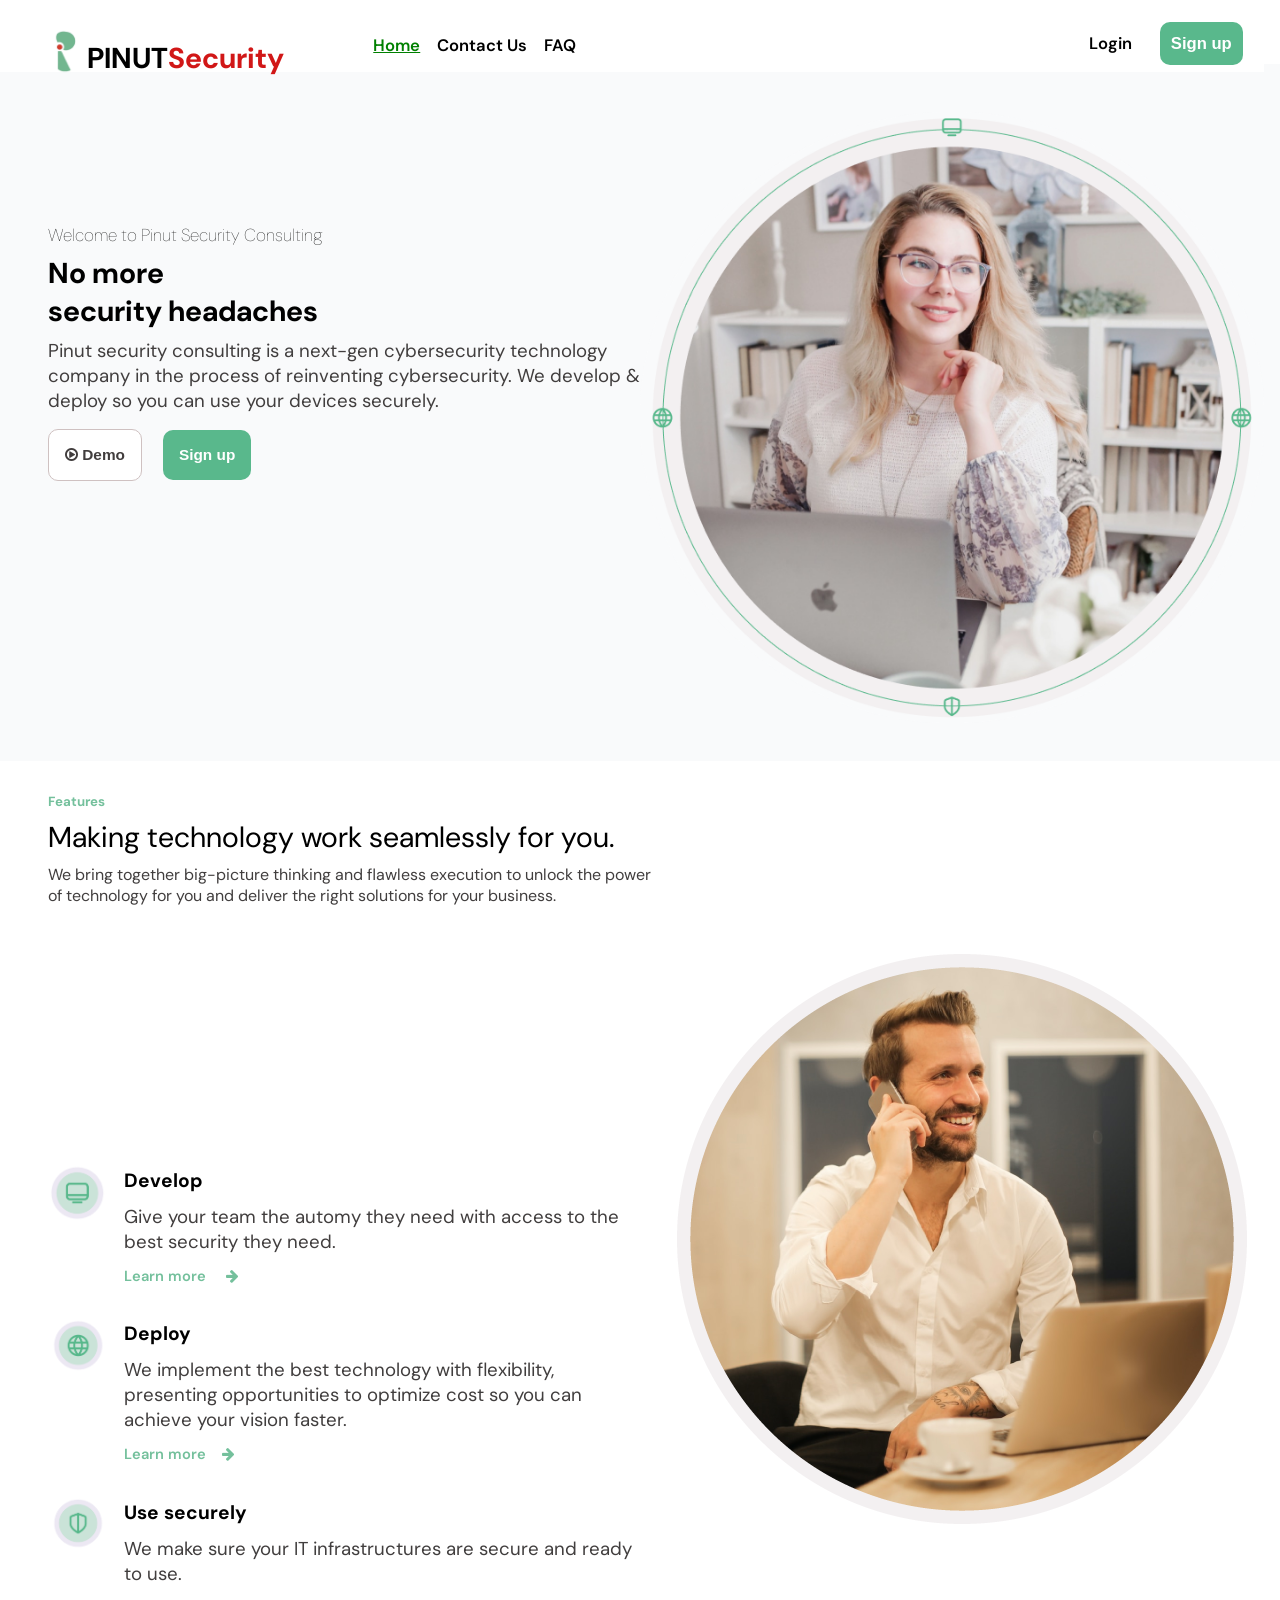
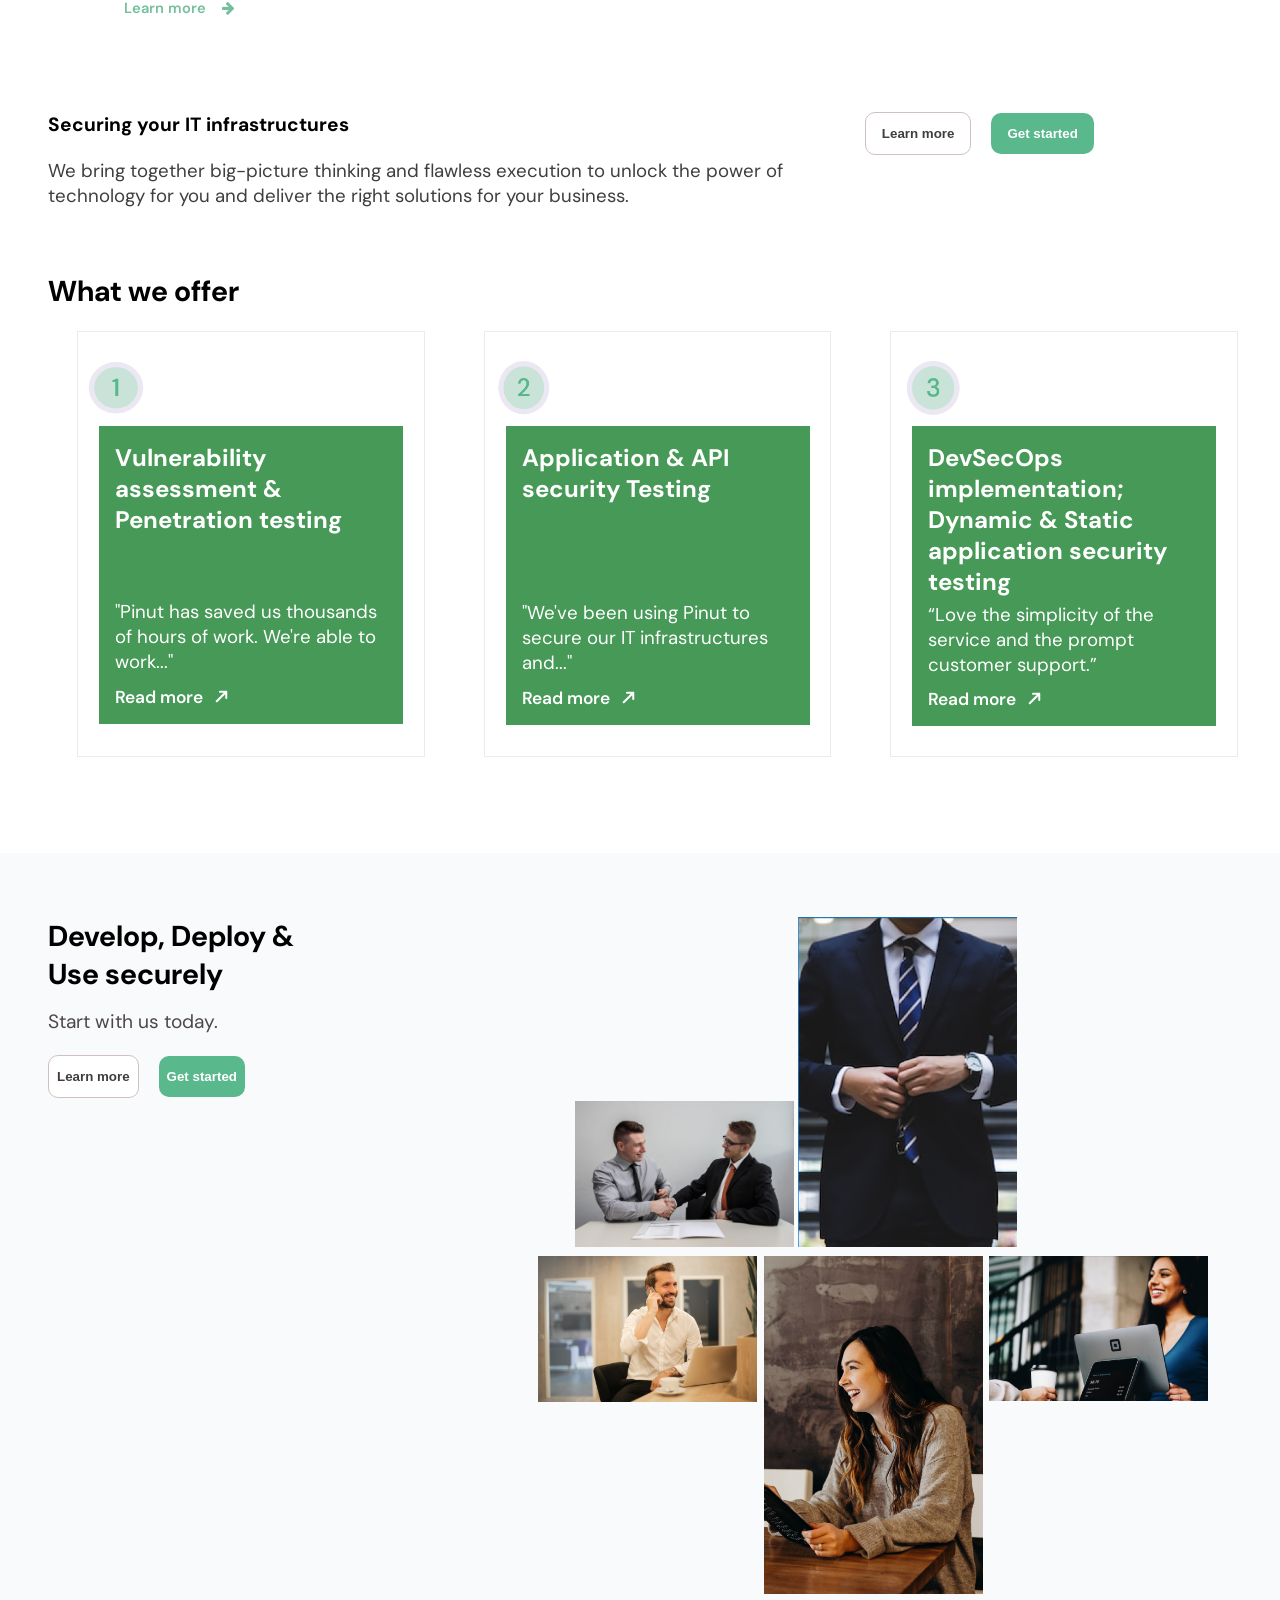
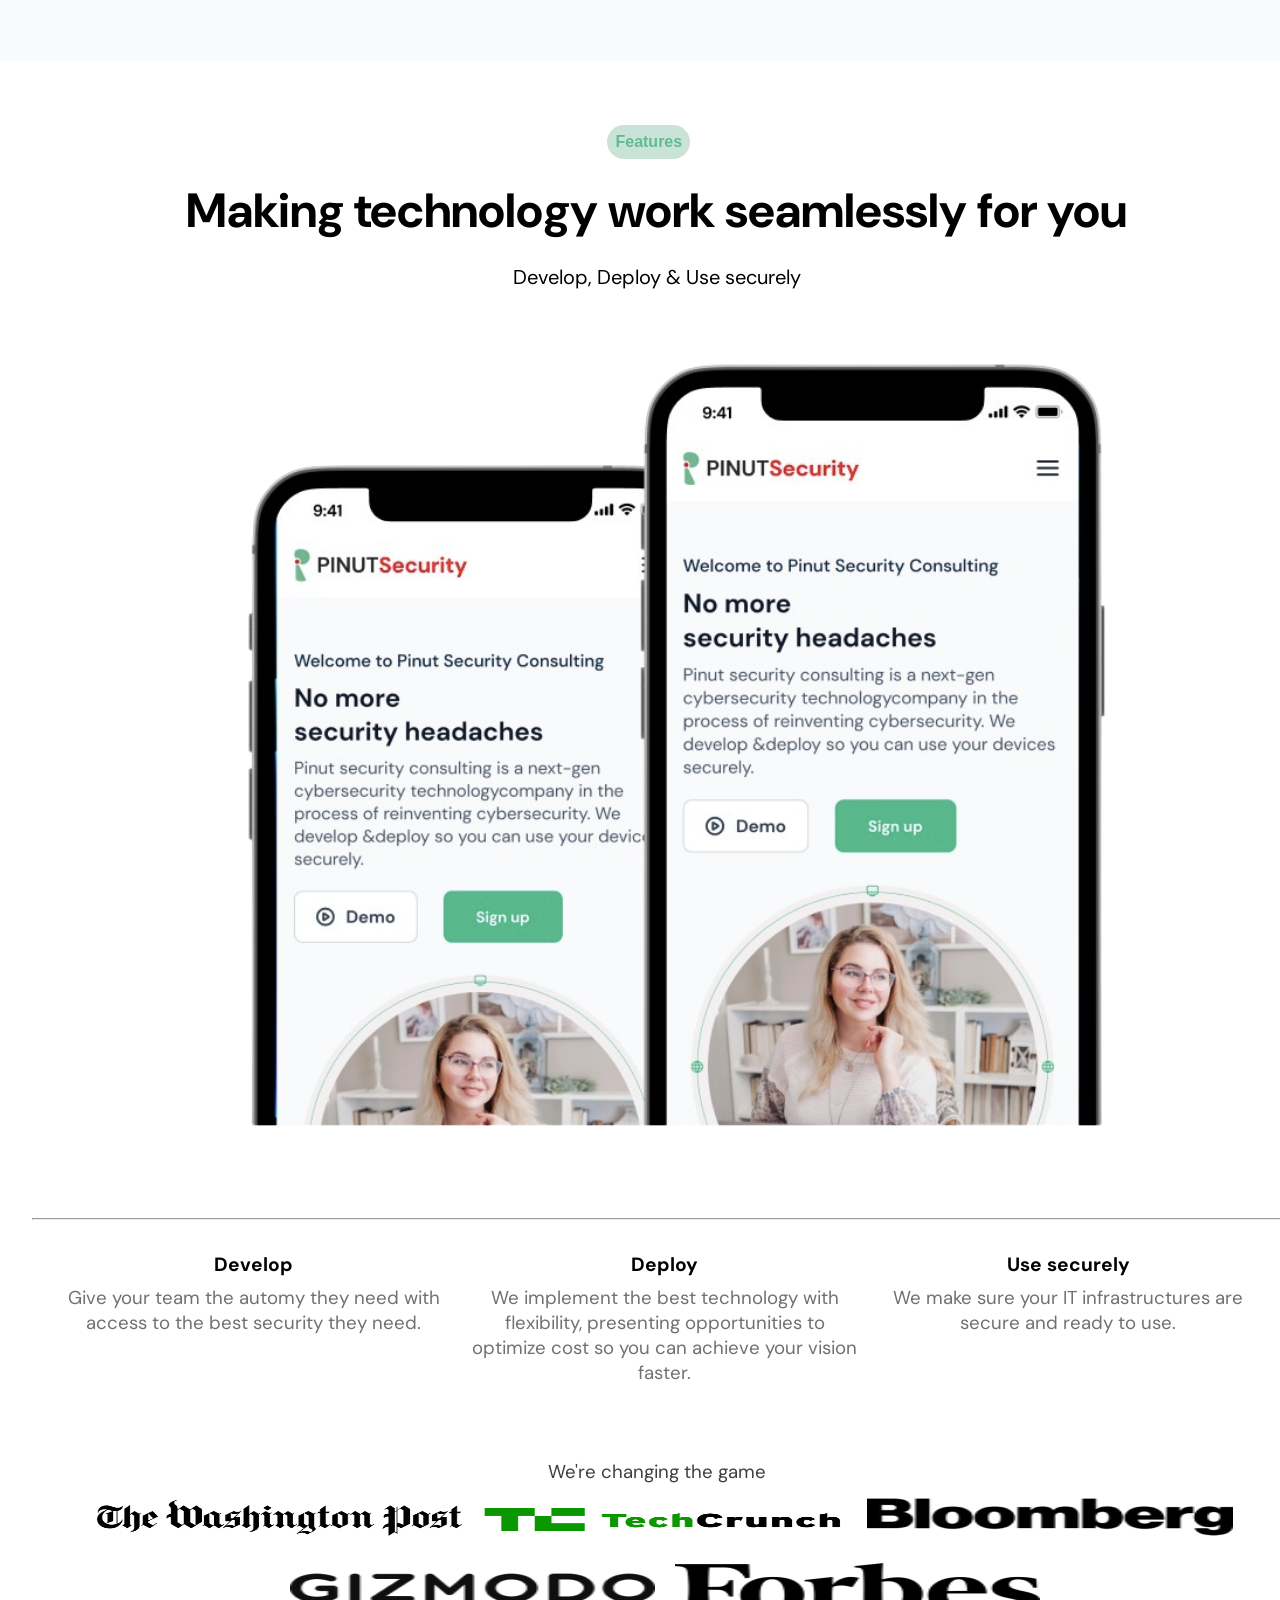
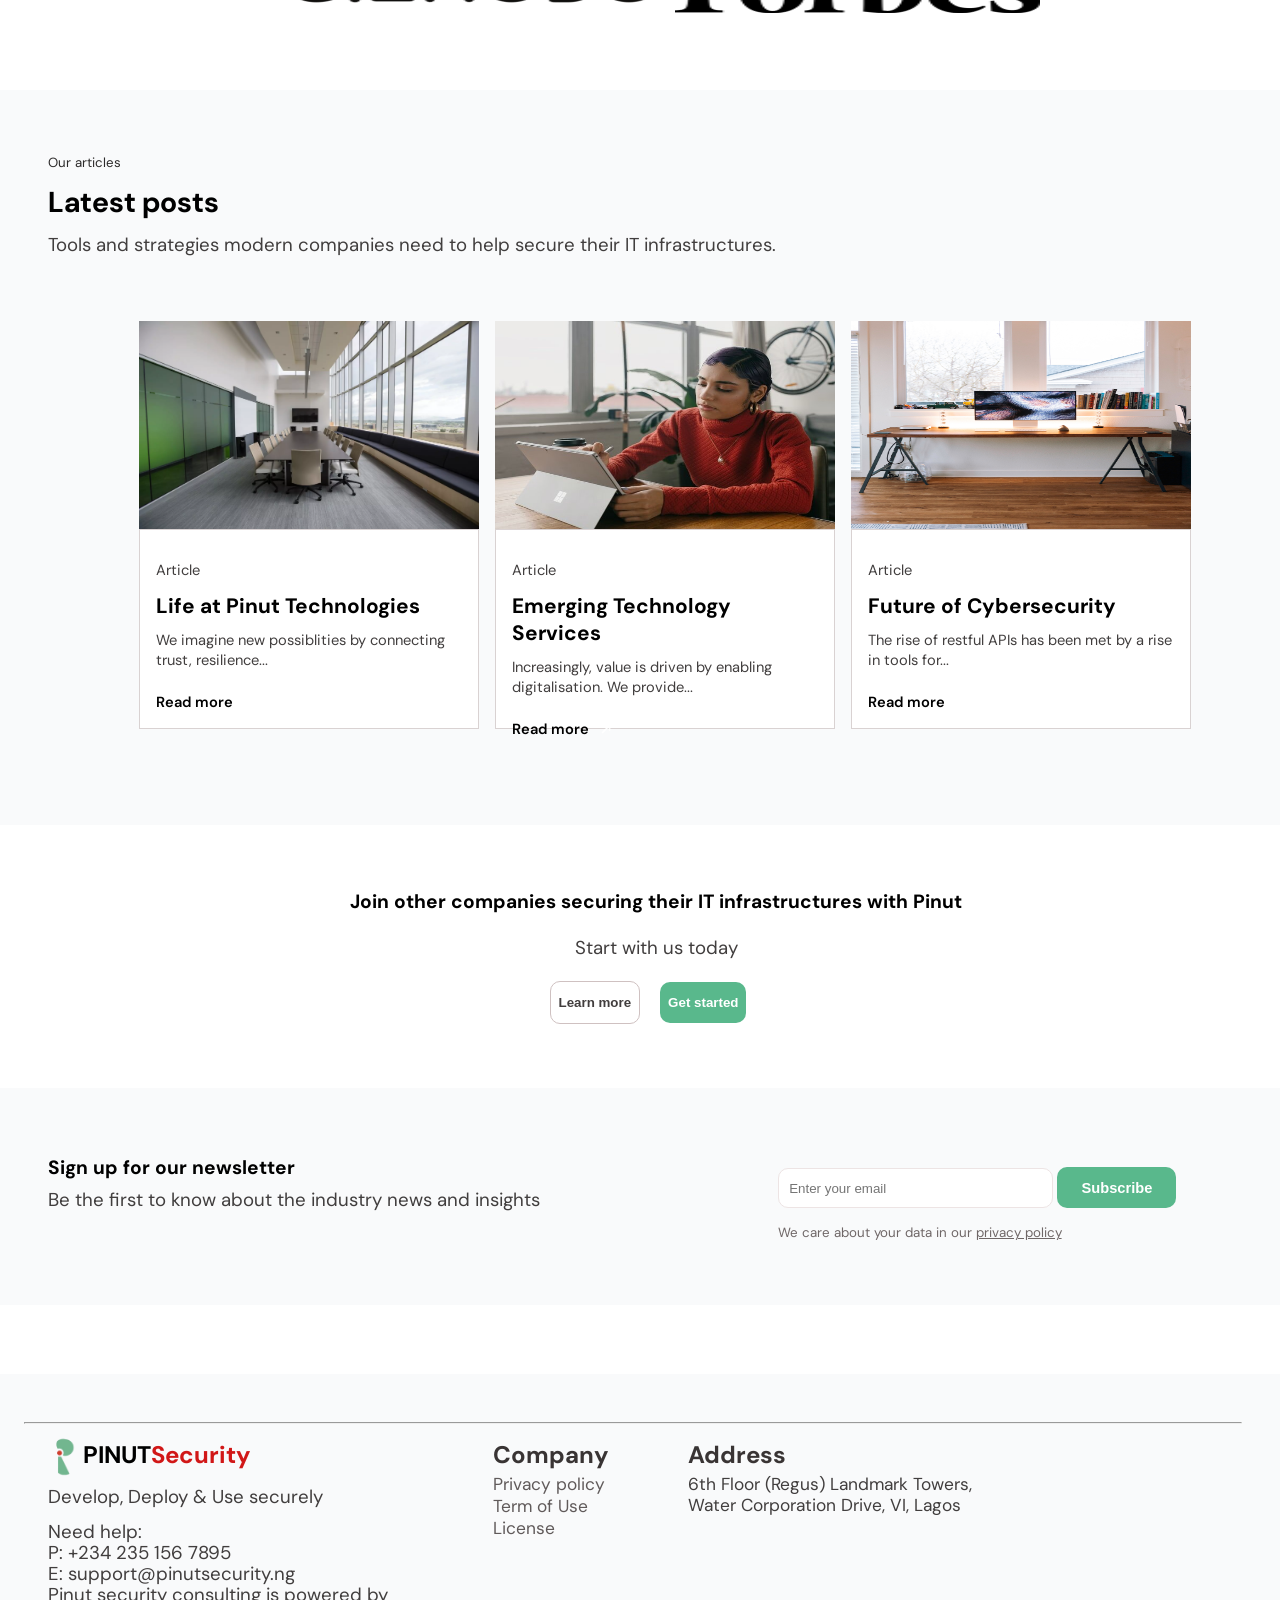
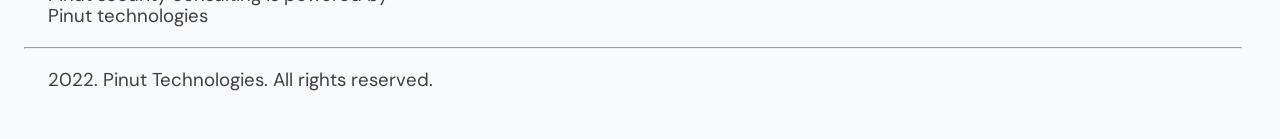
<file: index.html>
<!DOCTYPE html>
<html lang="en">
  <head>
    <meta charset="UTF-8" />
    <meta http-equiv="X-UA-Compatible" content="IE=edge" />
    <meta name="viewport" content="width=device-width, initial-scale=1.0" />

    <link rel="icon" type="image/x-icon" href="./logo.png">

    <link 
        rel="stylesheet" 
        href="https://fonts.googleapis.com/css2?family=Material+Symbols+Outlined:opsz,wght,FILL,GRAD@20..48,100..700,0..1,-50..200" 
    />
    <link
      rel="stylesheet"
      href="https://cdnjs.cloudflare.com/ajax/libs/font-awesome/4.7.0/css/font-awesome.min.css"
    />
    
    <link rel="stylesheet" href="https://fonts.googleapis.com/icon?family=Material+Icons">

    <link rel="stylesheet" href="https://fonts.googleapis.com/css?family=DM+Sans">

    <link rel="stylesheet" href="./styles_new.css" />
    <title>Pinut Security Consulting</title>
  </head>

  <body>
    <div class="outerNav">
        <div class="navbar">
            <img src="./logo.png" alt="logo" id="logo"></i>

            <div class="navbar1">
                <a href="#home" class="active">
                    <h3>
                        PINUT<span id="red">Security</span>
                    </h3>
                </a>
            </div>

            <div class="navbar2">
                <a href="#header" id="home">Home</a>
                <a href="#footer">Contact Us</a>
                <a href="#offer">FAQ</a>
            </div>

            <div class="navbar3">
                <a href="#join">Login</a>
                <button class="colored">Sign up</button>
            </div>

            <div class="navbar4">
                <div class="hamburger">

                    <div class="ham">
                        <a href="javascript:void(0);" class="icon" onclick="myFunction()">
                            <span class="material-symbols-outlined">
                                menu
                            </span>
                        </a>
                    </div>

                    <div id="myLinks">
                        <a href="#header">Home</a>
                        <a href="#footer">Contact Us</a>
                        <a href="#offer">FAQ</a>
                        <a href="#join">Login</a>
                        <a href="#join">Sign up</a>
                    </div>
                </div>
            </div>
            
        </div>
    </div>

    <div class="outerDiv">
        <div class="header" id="header">
            <div class="col1">
                <div class="head">
                    <h4 class="welcome">Welcome to Pinut Security Consulting</h4>
                    <h3 class="headache">No more <br> security headaches</h3>
                    <p>
                        Pinut security consulting is a next-gen cybersecurity technology
                        company in the process of reinventing cybersecurity. We develop &
                        deploy so you can use your devices securely.
                    </p>
                </div>
                <div class="btn">
                    <button>
                        <i class="fa fa-play-circle-o" aria-hidden="true"></i> Demo
                    </button>
                    <button  class="colored">Sign up</button>
                </div>
            </div>
        
            <div class="col2">
                <img src="./feature_image2.png" alt="hero" id="hero"/>
            </div>
        </div>
    </div>

    <div class="Features">
        <div class="feature">
            <div class="col1">
                <h5>Features</h5>
                <h3>Making technology work seamlessly for you.</h3>
                <p>
                We bring together big-picture thinking and flawless execution to
                unlock the power of technology for you and deliver the right
                solutions for your business.
                </p>
            </div>
        

            <div class="col2">
                <img src="./feature_image3.png" alt="feature" id="featureImg">
            </div>
        </div>
        
        <div class="develop">
            <div class="left">
                <img src="./develop_icon.png" class="feature_icon"></img>
            </div>

            <div class="right">
                <h4>Develop</h4>
                <p>
                    Give your team the automy they need with access to the best security
                    they need.
                </p>

                <a href="">
                    Learn more &nbsp;&nbsp;&nbsp;
                    <i class="fa fa-arrow-right" aria-hidden="true"></i>
                </a>
            </div>
        </div>

        <div class="deploy">
            <div class="left">
                <img src="./deploy_icon.png" class="feature_icon">
            </div>

            <div class="right">
                <h4>Deploy</h4>
                <p>
                    We implement the best technology with flexibility, presenting
                    opportunities to optimize cost so you can achieve your vision
                    faster.
                </p>
                <a href=""
                >Learn more &nbsp;&nbsp;&nbsp;<i class="fa fa-arrow-right" aria-hidden="true"></i
                ></a>
            </div>
        </div>

        <div class="securely">
            <div class="left">
                <img src="./securely_icon.png" class="feature_icon">
            </div>

            <div class="right">
                <h4>Use securely</h4>
                <p>
                    We make sure your IT infrastructures are secure and ready to use.
                </p>
                <a href=""
                >Learn more &nbsp;&nbsp;&nbsp;<i class="fa fa-arrow-right" aria-hidden="true"></i
                ></a>
            </div>
        </div>
        
    </div>

    <div class="infrastructures">
        <div class="left">
            <h4>Securing your IT infrastructures</h4>
            <br>
            <p>
                We bring together big-picture thinking and flawless execution to
                unlock the power of technology for you and deliver the right
                solutions for your business.
            </p>
        </div>
        <br>

        <div class="right">
            <button>Learn more</button>
            <button class="colored">Get started</button>
        </div>
    </div>

    <div class="offers" id="offers">
        <h3>What we offer</h3>
        <br>
        <div class="row">
            <div class="outer one">
                <img src="./no_1.png" alt="one" class="icon">

                <div class="inner">
                    <h4>Vulnerability assessment & Penetration testing</h4>

                    <p>
                    "Pinut has saved us thousands of hours of work. We're able to work..."
                    </p>

                    <a href="">Read more &nbsp;&nbsp;<img src="./arrow_ne.png"></img>
                    </a>
                </div>
            </div>

            <div class="outer two">
                <img src="./no_2.png" alt="two" class="icon">

                <div class="inner">
                    <h4>Application & API security Testing</h4>
                    <p>
                    "We've been using Pinut to secure our IT infrastructures and..."
                    </p>
                    <a href="">Read more &nbsp;&nbsp;<img src="./arrow_ne.png"></img>
                    </a>
                </div>
            </div>

            <div class="outer three">
                <img src="./no_3.png" alt="three" class="icon">

                <div class="inner">
                    <h4>DevSecOps implementation; Dynamic & Static application security testing</h4>
                    <p>
                        “Love the simplicity of the service and the prompt customer support.”
                    </p>
                    <a href="">Read more &nbsp;&nbsp;<img src="./arrow_ne.png" alt="north_east"></img>
                    </a>
                </div>
            </div>
        </div>
    </div>

    <div class="outerDiv">
        <div class="StartWithUs" id="StartWithUs">
            <div class="left">
                <h3>Develop, Deploy & <br> Use securely</h3>
                <h4>Start with us today.</h4>
                <br>
                <button>Learn more</button>
                <button class="colored">Get started</button>
            </div>
            <br>

            <div class="right">
                <div class="row1">
                    <img src="./collage1.jpeg" alt="photo_collage" id="pic11">
                    <img src="./collage2.png" alt="photo_collage" id="pic12">
                </div>

                <div class="row2">
                    <img src="./collage3.jpeg" alt="photo_collage" id="pic21">
                    <img src="./collage4.png" alt="photo_collage" id="pic22">
                    <img src="./collage5.png" alt="photo_collage" id="pic23">
                </div>
            </div>
        </div>
    </div>

    <div class="Mission" id="mission">
        <div class="row1">
            <button>Features</button>
            <br>
            <br>

            <h3>Making technology work seamlessly for you</h3>
            <br>
            <h5>Develop, Deploy & Use securely</h5>

          <img src="./mobile.png" alt="mobile_screen" />
        </div>

        <hr>

        <div class="row2">
            <div class="box1 one">
                <h4>Develop</h4>
                <p>
                    Give your team the automy they need with access to the best security
                    they need.
                </p>
            </div>

            <div class="box2 two">
                <h4>Deploy</h4>
                <p>
                    We implement the best technology with flexibility, presenting
                    opportunities to optimize cost so you can achieve your vision
                    faster.
                </p>
            </div>

            <div class="box3 three">
                <h4>Use securely</h4>
                <p>
                    We make sure your IT infrastructures are secure and ready to use.
                </p>
            </div>
        </div>
        <br>
        <br>

        <div class="row3">
            <p>We're changing the game</p>
            <img src="./Washingtonp.png" alt="Washington_Post" id="washington" />
            <img src="./TechCrunch.png" alt="TechCrunch">
            <img src="./Bloomberg.png" alt="Bloomberg">
            <img src="./Gizmodo.png" alt="Gizmodo">
            <img src="./Forbes.png" alt="Forbes">
          </div>
    </div>

    <div class="outerDiv">
        <div class="articles">
            <div class="row1">
                <h5>Our articles</h5>
                <h3>Latest posts</h3>
                <p>
                    Tools and strategies modern companies need to help secure their IT
                    infrastructures.
                </p>
            </div>

            <div class="row2">
                <div class="outer one">
                    <img src="./image1.jpeg" alt="life" />

                    <div class="inner">
                        <p>Article</p>
                        <h3>Life at Pinut Technologies</h3>
                        <p class="oneP">
                        We imagine new possiblities by connecting trust, resilience...
                        </p>
                        <br>
                        <a href="" class="read">Read more &nbsp;&nbsp;<img src="./arrow_ne.png"></img>
                        </a>
                    </div>
                </div>

                <div class="outer two">
                    <img src="./image2.jpeg" alt="emerging_tech" />
                    
                    <div class="inner">
                        <p>Article</p>
                        <h3>Emerging Technology Services</h3>
                        <p class="ppp">
                        Increasingly, value is driven by enabling digitalisation. We
                        provide...
                        </p>
                        <br>
                        <a href="">Read more &nbsp;&nbsp;<img src="./arrow_ne.png"></img>
                        </a>
                    </div>
                </div>
            
                <div class="outer three">
                    <img src="./image3.jpeg" alt="future" />
                    
                    <div class="inner">
                        <p>Article</p>
                        <h3>Future of Cybersecurity</h3>
                        <p class="threeP">
                          The rise of restful APIs has been met by a rise in tools for...
                        </p>
                        <br>
                        <a href="">Read more &nbsp;&nbsp;<img src="./arrow_ne.png"></img>
                        </a>
                    </div>
                </div>

            </div>
        </div>
    </div>

    <div class="join" id="join">
        <h4>
        Join other companies securing their IT infrastructures with Pinut
        </h4>
        <br>
        <p>Start with us today</p>
        <br>

        <button>Learn more</button>
        <button class="colored">Get started</button>
    </div>

    <div class="outerDiv">
      <div class="newsLetter">
          <div class="box1">
              <h4>Sign up for our newsletter</h4>
              <p>Be the first to know about the industry news and insights</p>
          </div>

          <div class="box2">
              <input type="email" name="email" id="" placeholder="  Enter your email" />
              <button class="colored">Subscribe</button>
              <p>We care about your data in our <a href="">privacy policy</a></p>
          </div>
      </div>
    </div>
    <br>

    <div class="outerDiv">
        <div class="footer" id="footer">
            <hr>
            <br>
            <div class="foot">
            <div class="box1">
                <div class="biz_name">
                    <img src="./logo.png" alt="logo" id="logo"/>
                    <h3>PINUT<span id="red">Security</span></h3>
                    <br>
                </div>

                <p class="up">
                    Develop, Deploy & Use securely
                </p>
                <p class="down">
                    Need help:<br />
                    P: +234 235 156 7895 <br />
                    E: support@pinutsecurity.ng <br />
                    Pinut security consulting is powered by Pinut technologies
                </p>
            </div>
            <br>

            <div class="company">
                <h3>Company</h3>
                <a href="">Privacy policy</a> <br>
                <a href="">Term of Use</a><br>
                <a href="">License</a>
            </div>
            <br>

            <div class="address">
                <h3>Address</h3>
                <p>
                6th Floor (Regus) Landmark Towers, <br> Water Corporation Drive, VI,
                Lagos
                </p>
            </div>
        </div>
            <br>

            <hr />
            <br>
            <p>2022. Pinut Technologies. All rights reserved.</p>
        </div>
    </div>

    <script>
        function myFunction() {
          let x = document.getElementById("myLinks");
          if (x.style.display === "flex") {
            x.style.display = "none";
          } else {
            x.style.display = "flex";
            x.style.flexDirection = "column";
          }
        }
        </script>

  </body>
</html>
</file>
<file: styles_new.css>
html, body, div, span, applet, object, iframe, h1, h2, h3, h4, h5, h6, p, blockquote, pre, a, abbr, acronym, address, big, cite, code, del, dfn, em, img, ins, kbd, q, s, samp, small, strike, strong, sub, sup, tt, var, b, u, i, center, dl, dt, dd, ol, ul, li, fieldset, form, label, legend, table, caption, tbody, tfoot, thead, tr, th, td, article, aside, canvas, details, embed,  figure, figcaption, footer, header, hgroup,  menu, nav, output, ruby, section, summary, time, mark, audio, video { 
  margin: 0; 
  padding: 0; 
  border: 0; 
  vertical-align: baseline;
} 

* *::before *::after{
  padding: 0%;
  margin: 0%;
  box-sizing: border-box;
}

html, body {
  max-width: 100%;
  overflow-x: hidden;
  scroll-behavior: smooth;
}


body {
  font-family: DM Sans;
  -webkit-font-smoothing: antialiased;
  -moz-osx-font-smoothing: grayscale;
  max-width: 1440px;;
}


button{
  width: fit-content;
  padding: 0.8rem 1.5rem;
  margin-right: 1rem;
  border-radius: 10px;
  border: 1px solid rgb(207, 193, 193);
  background-color: white;
  color: rgb(65, 61, 61);
  font-weight: 600;
  font-size: 12pt;
}
img {
  max-width: 100%
}
.colored{
  background-color: rgb(89,184,140);
  color: white;
  border: none;
  font-size: 11pt;
}
p{
  color: rgb(65, 62, 62);
  font-size: 12pt;
}
a{
  text-decoration: none;
}


/* navbar */
.navbar img{
  height: 38px;
  width: 55px;
  padding: 0%;
}
.navbar{
  display: flex;
  padding: 0.5rem 0;
}
.navbar1{
  margin-left: -3%;
  padding-top: 2%;
  font-weight: bolder;
}
.navbar1 a{
  color:black;
}
.navbar2, .navbar3{
  display: none;
}
#red{
  color: rgb(209, 23, 23);
}

/* Hamburger */
.navbar4 a {
  color: rgb(37, 19, 19);
  width: 100vw;
  text-decoration: none;
  font-size: 14pt;
}
.hamburger .ham{
  position: absolute;
  top: 1.0rem;
  right: 2.7rem;
}
.hamburger  #myLinks {
  display: none;
  position:relative;
  margin: 2rem 0 auto -13rem;
  padding: 10px 3.2rem;
  width: 100%;
  font-weight: 600;
}
.hamburger #myLinks a{
  padding-top: .7rem;
  padding-left: .8rem;
  padding-bottom: .3rem;
}
#myLinks a:hover {
  background-color: rgb(89,184,140);
  color: white;
}
 .ham .icon{
  display: block;
  position: absolute;
  height: fit-content;
  width: fit-content;
}


/* header */
.header{
  background-color: rgb(249,250,251);
  padding: 2rem 1rem;
}
.welcome{
  font-size: 12pt;
  font-weight: 100;
}
.headache{
  font-weight: bold;
  margin: 0.5rem 0;
}
.btn{
  margin-top: 1rem;
  width: 100%;
}
.btn button{
  width: 40%;
  padding: .5rem;
}
.header .col2{
  margin-top: 1rem;
}


/* features */
.Features{
  padding: 2rem 0.8rem;
}
.Features .col1 h5{
  color: rgb(116, 192, 156);
}
.Features .col1 h3{
  margin: 0.5rem 0;
  font-weight: 400;
}
.Features .col1 p{
  font-size: 12pt;
}
.Features .col2{
  margin-top: 3rem;
}
.develop, .deploy, .securely{
  display:flex;
  flex-direction: row;
  margin: 1rem 0;
}
.develop .left, .deploy .left, .securely .left{
  width: 15%;
}
.develop .right, .deploy .right, .securely .right{
  padding-top: 0.3rem;
  width: 85%;
  margin-left: 1rem;
  margin-bottom: 0.9rem;
}
.develop .right p, .deploy .right p, .securely .right p{
  margin: 0.7rem 0
}
.develop .right a, .deploy .right a, .securely .right a{
  color: rgb(116, 192, 156);
  text-decoration: none;
  font-size: 11pt;
  font-weight: 600;
}


/* infrastructures */
.infrastructures{
  padding: 2rem 0.8rem;
}
.infrastructures button{
  font-size: 10pt;
  padding: 0.8rem 1.0rem;
}


/* Offers */
.offers{
  padding: 2rem 0.8rem;
}
.offers .outer{
  border: 1px solid rgb(238, 234, 234);
  padding: 1.5rem .3rem 1rem;
  margin-bottom: 1rem;
}
.icon{
  width: 70px;
  height: 65px;
}
.offers .inner{
  border: none;
  background-color: rgb(70,153,86);
  color: white;
  margin: 0 1rem;
  padding: 1rem;
}
.offers .inner h4{
  margin-bottom: 3rem;
}
.offers .inner p{
  color: white;
  margin-bottom: 0.7rem;
  font-size: 11pt;
}
.offers .inner a{
  color: white;
  font-size: 13pt;
  font-weight: 600;
}
.offers .inner span{
  margin-bottom: -20rem;
}


/* StartWithUs */
.StartWithUs{
  padding: 4rem 0.9rem;
  background-color: rgb(249,250,251);
}
.StartWithUs h4{
  margin-top: 1rem;
  font-weight: 400;
  color: rgb(77, 72, 72);
}
.StartWithUs button{
  font-size: 10pt;
  padding: 0.8rem 0.5rem;
}
.StartWithUs .right{
  width: 100%;
  margin-left: .2rem;
}
.StartWithUs .row2 img{
  margin: .2rem;
}
.StartWithUs .right .row1{
  margin-left: 2.5rem;
  width: 100%;
}
.StartWithUs .right .row2{
  width: 100%;
  display: flex;
  padding-right: 0.5rem;
}
#pic11{
  width: 30%;
  height: 28%;
}
#pic12{
  width: 30%;
  height: 40%;
}
#pic21, #pic23{
  width: 30%;
  height: 30%;
}
#pic22{
  width: 30%;
  height: 60%;
}


/* Mission */
.Mission{
  padding: 4rem 0.9rem;
  text-align: center;
}
.Mission button{
  background-color: rgb(202,227,216);
  color: rgb(96,187,145);
  border-radius: 30px;
  padding: 0.5rem;
  border: none;
}
.Mission .row1 h5{
  font-weight: 400;
  margin-bottom: 4rem;
}
.Mission .row1 img{
  width: 80%;
  margin-bottom: 3rem;
}
.Mission hr{
  width: 200%;
  margin: auto -1rem;
  padding: 0%;
  color: rgb(247, 238, 238);
}
.Mission .row2{
  text-align: center;
}
.Mission .box1, .Mission .box2, .Mission .box3{
  margin: 2rem .5rem;
}
.Mission .box1 p, .Mission .box2 p, .Mission .box3 p{
  margin-top: .5rem;
  color: rgb(117, 111, 111);
}
.Mission .row3 img{
  width: 200px;
  height: 50px;
  padding: .5rem 0;
}


/* Articles */
.articles{
  padding: 4rem 0.9rem;
  background-color:  rgb(249,250,251);
}
.articles h5{
  font-weight: 400;
  color: rgb(44, 42, 42);
}
.articles h3{
  margin: .7rem auto;
}
.articles .row1 p{
  margin-bottom: 4rem;
}
.articles .row2 .outer img{
  width:100%;
  height: 11rem;
}
.articles .row2 .outer .inner img{
  width: 10px;
  height: 10px;
}
.articles .row2 .outer{
  margin-bottom: 2rem;
}
.articles .inner{
  margin-top: -.3rem;
  border: 1px solid rgb(217, 210, 210);
  padding: 1.9rem 1rem .5rem;
  background-color: white;
  height: fit-content;
}
.articles .inner p{
  font-size: 11pt;
}
.articles a{
  color: black;
  font-size: 11pt;
  margin-top: 2rem;
  font-weight: 600;
}


/* Join */
.join{
  padding: 4rem 1rem;
  text-align: center;
}
.join button{
  font-size: 10pt;
  padding: 0.8rem 0.5rem;
}


/* newsLetter */
.newsLetter{
  background-color:  rgb(249,250,251);
  padding: 4rem 1rem;
}
.newsLetter .box2 input{
  margin: 1rem 0;
  width: 100%;
  height: 2rem;
  border-radius: 10px;
  border: 1px solid rgb(237, 228, 228);
}
.newsLetter .box2 p{
  font-size: 10pt;
  color: rgb(111, 103, 103);
  margin-top: 1rem;
}
.newsLetter .box2 a{
  text-decoration: underline;
  color: rgb(111, 103, 103);
}


/* Footer */
.footer{
  background-color:  rgb(249,250,251);
  padding: 3rem 1rem;
  line-height: 20.83px;
  margin-top: 3rem;
}
.footer hr{
  color: rgb(246, 244, 244);
  width: 100%;
  margin: auto -2%;
}
.footer .box1 .biz_name{
  display: flex;
  margin-bottom: .5rem;
}
.footer .box1 .biz_name img{
  margin:  -.7rem 0 0 -1rem;
  height: 45px;
}
.biz_name h3{
  margin-left: -.7rem;
}
.up{
  margin-bottom: .9rem;
}
.company{
  color: rgb(57, 52, 52);
}
.company a{
  color: rgb(96, 90, 90);
  font-size: 13pt;
  line-height: 21px;
}
.address{
  color: rgb(57, 52, 52);
}
.address h3{
  margin-bottom: .5rem;
}
.address p{
  font-size: 13pt;
}


/* Media responsiveness */
@media only screen and (min-width: 375px) {
  .articles .row2 {
    display: flex;
    flex-direction: column;
    align-items: center;
  }
  .articles .row2 .outer{
    max-width: 340px;
    justify-content: center;
    justify-items: center;
    align-items: center;
  }
  .articles .row2 .outer img{
    width: cover;
  }
}


@media only screen and (min-width: 600px) {
  h4{
    font-size: 1.2rem;
  }
  h3{
    font-size: 1.8rem;
  }
  p{
    color: rgb(65, 62, 62);
    font-size: 14pt;
  }
  .navbar img{
    padding-top: .6rem;
    height: 45px;
  }
  .navbar1{
    margin-left: -2%;
  }
  .navbar4 .hamburger .ham .icon{
    margin-top: .6rem;
  }
  .hamburger #myLinks{
    margin-left: -17rem;
    padding-top: 1.5rem;
  }
  .offers .inner p{
    font-size: 14pt;
  }
  .articles img{
    height: 20rem;
  }
  .company h3{
    margin-bottom: .5rem;
  }
  .footer h3{
    font-size: 18pt;
  }
}

@media only screen and (min-width: 768px) {
  .one{
    float: left;
  }
  .two{
    float: right;
  }
  .three{
    float: none;
  }
  .navbar img{
    height: 52px;
    width: 65px;
  }
  .navbar img{
    padding-top: 1.5%;
  }
  .navbar1{
    margin-left: -1%;
  }
  .hamburger #myLinks{
    margin-left: -17rem;
  }
  .btn button{
    width: 25%;
    padding: 1rem;
  }
  .header .col2 {
    text-align: center;
  }
  .header .col2 #hero{
    width: 70%;
    margin: auto;
  }
  .Features .col2{
    text-align: center;
  }
  .offers .outer{
    width: 46%;
  }
  .offers .three{
    clear: both;
  }
  .Mission .row2{
    display: block;
  }
  .StartWithUs{
    clear: both;
  }
  .StartWithUs .right{
    width: 80%;
    justify-content: center;
    align-items: center;
    justify-items: center;
    margin: auto;
  }
  .articles .row2{
    display:list-item;
  }
  .Mission .row2 .box1, .Mission .row2 .box2, .Mission .row2 .box3{
    width: 47%;
  }
  .Mission .row2 .box3{
    margin: auto 30%;
    float: left;
  }
  .Mission .row3{
    clear: both;
    margin-top: 18rem;
  } 
  .Mission .row3 img{
    width: 30%;
    margin-left: 1rem;
  }
  .articles .row2 .outer{
    width: 47%;
  }
  .articles .row2 .outer img{
    height: 40vh;
  }
  .articles .row2 .outer .inner{
    height: 10rem;
  }
  .articles .row2 .outer .inner h3{
    font-size: 20.89px;
  }
}

@media only screen and (min-width: 930px), (max-width: 1024) {
  .offers .row .outer{
    width: 25rem;
    height: 20rem;
    margin-left: 2rem;
  }
  .offers .row .outer .inner h4{
    font-size: 18pt;
  }
  .offers .row .three .inner p{
    margin-top: -2rem;
  }
  .articles .row2 .outer {
    margin-left: 2rem;
  }
  .articles .row2 .outer img{
    height: 13rem;
  }
  .articles .row2 .outer .inner{
    height: 10rem;
  }
}

@media only screen and (min-width: 1024px) {
  .navbar, .header, .Features, .infrastructures, .offers, .StartWithUs, .Mission, .articles, .join, .newsLetter, .footer{
    padding-left: 3rem;
  }
  .navbar img{
    width: 70px;
    height: 50px;
    margin-left: -1.2rem;
  }
  .navbar{
    width: 95vw;
    font-size: 80%;
    background-color: white;
    z-index: 1000;
    position:fixed;
    height: 3.5rem;
  }
  .navbar1{
    margin-top: .4rem;
  }
  .navbar2{
    display: block;
    margin: 1.6rem 0 auto 4.8rem;
    font-size: 130%;
    font-weight: 600;
  }
  .navbar2 a{
    margin-left: .8rem;
    color: black;
  }
  #home{
    color: green;
    text-decoration: underline;
  }
  .navbar3{
    display: block;
    position: absolute;
    right: .4%;
    margin-top: .9rem;
    font-size: 130%;
    font-weight: 600;
  }
  .navbar3 a{
    color: black;
    margin-right: 1.5rem;
  }
  .navbar3 button{
    padding: .7rem;
    font-size: 100%;
  }
  .navbar4{
    display: none;
  }
  .header{
    margin-top: 4rem;
    display: flex;
    font-size: larger;
  }
  .header .col1{
    width: 55%;
    margin-top: 8rem;
    padding: 0%;
  }
  .welcome{
    font-size: 90%;
  }
  .header .col2 #hero{
    width: 100%;
  }
  .btn button{
    font-size: 80%;
    width: fit-content;
  }
  .Features .col1{
    width: 50%;
  }
  .feature{
    display: flex;
  }
  .Features .col2{
    width: 50%;
    margin-top: 10rem;
  }
  .develop, .deploy, .securely{
    width: 50%;
  }
  .develop .left, .deploy .left, .securely .left{
    max-width: 60px;
  }
  .develop{
    margin-top: -23rem;
  }
  .infrastructures{
    display: flex;
  }
  .infrastructures .left{
    width: 67%;
  }
  .infrastructures .right{
    width: 33%;
  }
  .offers .row{
    display: flex;
    clear: both;
  }
  .offers .row .outer{
    width: 19rem;
    margin: auto;
    height: 24rem;
  }
  .offers .row .one .inner p{
    margin-top: 4rem;
  }
  .offers .row .two .inner p{
    margin-top: 6rem;
  }
  .offers .row .three .inner p{
    margin-top: -2.7rem;
  }
  .StartWithUs{
    margin-top: 4rem;
    display: flex;
  }
  .StartWithUs .left{
    width: 40%;
  }
  .StartWithUs .right{
    width: 60%;
  }
  .Mission .row1 h3{
    font-size: 48px;
    line-height: 62.5px;
  }
  .Mission .row1 h5{
    font-family: DM Sans;
    font-size: 20px;
    font-weight: 400;
    line-height: 26px;
  } 
  .Mission .row2{
    display: flex;
    clear: both;
    float: none;
  }
  .Mission .row2 .box1, .Mission .row2 .box2, .Mission .row2 .box3{
    width: 33%;
  }
  .Mission .row2 .box3{
    margin: 0%;
    margin-top: 2rem;
    float: none;
  }
  .Mission .row3{
    margin-top: auto;
    width: 100%;
    padding-right: 63px;
  } 
  .articles .row2{
    display: flex;
    flex-direction: row;
    justify-content: center;
  }
  .articles .row2 .outer{
    width: 30%;
    margin-left: 1rem;
  }
  .articles .row2 .outer img{
    height: 13rem;
  }
  .articles .row2 .outer .inner{
    height: 12rem;
  }
  .articles .row2 .one .inner .oneP{
    margin-top: 2.4rem;
  }
  .articles .row2 .three .inner .threeP{
    margin-top: 2.4rem;
  }
  .newsLetter{
    display: flex;
  }
  .newsLetter .box1{
    width: 60%;
    line-height: 200%;
  }
  .newsLetter .box2{
    width: 40%;
  }
  .newsLetter .box2 p{
    margin-top: 0%;
  }
  .newsLetter .box2 input{
    width: 55%;
    padding: .2rem;
  }
  .foot{
    display: flex;
  }
  .foot .box1{
    width: 30%;
  }
  .company{
    width: fit-content;
    margin-left: 5rem;
  }
  .address{
    margin-left: 5rem;
    width: 30%;
  }
}

@media only screen and (min-width: 1150px){
  .articles .row2 .outer .inner{
    height: 10rem;
  }
  .articles .row2 .one .inner .oneP{
    margin-top: 0%;
  }
  .articles .row2 .three .inner .threeP{
    margin-top: 0%;
  }
}

@media only screen and (min-width: 1199px) {
  .offers .row .outer{
    width: 21rem;
  }

}

@media only screen and (min-width: 1440px) {
  body {
    max-width: 1440px;
    justify-content: center;
    margin: auto;
  }
  p{
    font-size: 18pt;
  }
  .outerDiv{
    background-color: rgb(249,250,251);
  }
  .navbar{
    margin-top: -.1.5rem;
    font-size: 16px;
  }
  .navbar img{
    height: 50px;
    width: 80px;
    position: absolute;
    top: 0.1rem;
    left: 3%;
  }
  .navbar1{
    margin-left: .2rem;
    position: absolute;
    top: -0.1rem;
    left: 6%;
  }
  .navbar2{
    position: absolute;
    left: 35%;
    margin-top: 1.5rem;
  }
  .navbar2 a{
    padding-right: 2rem;
  }
  .navbar3{
    margin-left: 15rem;
  }
  .header{
    font-size: 150%;
  }
  .header .col2{
    width: 50%;
  }
  .Features{
    font-size: 100%;
  }
  .feature .col1 p{
    font-size: 18pt;
  }
  .feature .col2 img{
    width: 100%;
  }
  .Features .develop{
    margin-top: -29rem;
  }
  .Features .develop a, .Features .deploy a, .Features .securely a{
    font-size: 18pt;
  }
  .infrastructures{
    margin: 8rem auto;
    font-size: 180%;
  }
  .infrastructures button{
    font-size: 60%;
  }
  .offers .row .one, .offers .row .two {
    margin-right: -4.5rem;
  }
  .StartWithUs{
    font-size: 130%;
  }
  .StartWithUs .left{
    width: 40%;
    margin-top: 5rem;
    font-size: 120%;
  }
  .StartWithUs button{
    font-size: 80%;
  }
  .StartWithUs .right{
    width: 40%;
  }
  .Mission h5{
    font-size: 130%;
  }
  .Mission .row1 img{
    width: 60%;
  }
  .Mission .row3{
    width: 100%;
  }
  .Mission #washington{
    padding-left: 0%;
  }
  .Mission .row3 img{
    width: 8rem;
    padding-left: 3rem;
  }
  .join, .newsLetter{
    font-size: 150%;
  }
  .join button{
    font-size: 14pt;
  }
  .newsLetter{
    margin-left: 1rem;
  }
  .footer{
    font-size: 70%;
    line-height: 200%;
    padding-left: 6rem;
  }
  .footer hr{
    font-size: 12pt;
    width: 95%;
    margin-left: -.35rem;
    color: grey;
  }
  .foot .box1 p{
    font-size: 13pt;
  }
  .company{
    margin-left: 19rem;
    width: 30%;
  }
  .company a{
    font-size: 12pt;
  }
  .address{
    margin-left: -6rem;
  }
  .address p{
    font-size: 12pt;
  }
  .footer p{
    font-size: 13pt;
  }
}


@media only screen and (min-width: 1500px) {
  body{
    max-width: none;
  }
  .outerNav{
    background-color: white;
    width: 100%;
    padding: auto;
    position:fixed;
  }
  .navbar, .header, .Features, .infrastructures, .offers, .StartWithUs, .Mission,.articles, .join, .newsLetter, .footer{
    max-width: 1440px;
    margin: auto;
  }
  .navbar{
    position: relative;
  }
  .navbar img{
    left: 1.8%;
  }
  .navbar1{
    left: 4.1%;
  }
  .header{
    margin-top: 4rem;
  }
  .foot .box1 .biz_name{
    margin-left: 0rem;
  }
}


@media (prefers-color-scheme: dark) {
  body, .navbar, .header, .articles, .newsLetter, .footer, .StartWithUs, .articles .inner, .future, .navbar a, .outerDiv, .outerNav{
    background-color: black;
    color: white;
  }
  .articles .row1 h5, p{
    color: white;
  }
  .company a, .inner a,.Mission .row3 img{
    color: white;
  }
  .foot h3{
    color: white;
  }
}
</file>
